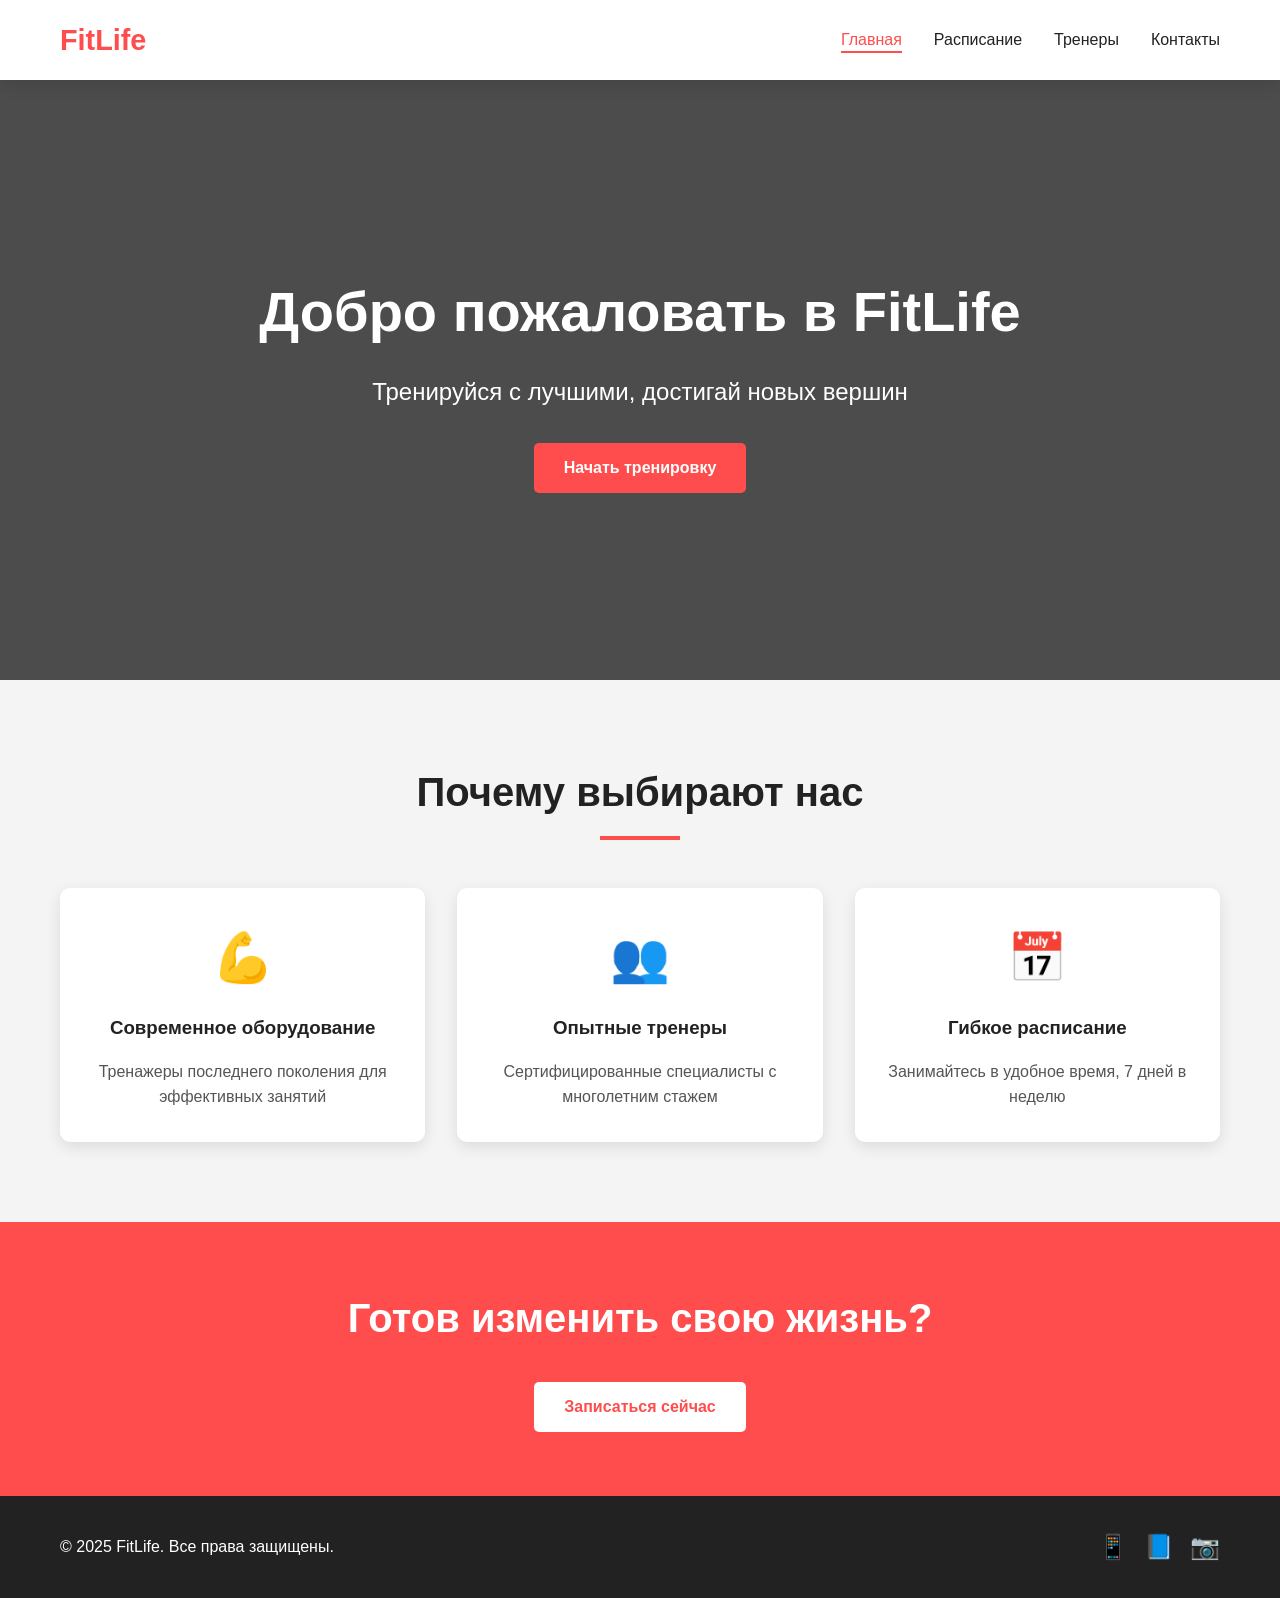
<file: index.html>
<!DOCTYPE html>
<html lang="ru">
<head>
    <meta charset="UTF-8">
    <meta name="viewport" content="width=device-width, initial-scale=1.0">
    <title>FitLife | Фитнес-клуб</title>
    <link rel="stylesheet" href="style.css">
</head>
<body>
    <header class="header">
        <div class="container header__container">
            <a href="index.html" class="logo">FitLife</a>
            <nav class="nav" id="nav">
                <ul class="nav__list">
                    <li><a href="index.html" class="nav__link active">Главная</a></li>
                    <li><a href="schedule.html" class="nav__link">Расписание</a></li>
                    <li><a href="trainers.html" class="nav__link">Тренеры</a></li>
                    <li><a href="contacts.html" class="nav__link">Контакты</a></li>
                </ul>
            </nav>
            <button class="burger" id="burger" aria-label="Меню">
                <span></span>
                <span></span>
                <span></span>
            </button>
        </div>
    </header>

    <main>
        <section class="hero">
            <div class="container hero__container">
                <h1 class="hero__title animate-fadeIn">Добро пожаловать в FitLife</h1>
                <p class="hero__subtitle animate-fadeInUp">Тренируйся с лучшими, достигай новых вершин</p>
                <a href="schedule.html" class="btn hero__btn animate-fadeInUp">Начать тренировку</a>
            </div>
        </section>

        <section class="features">
            <div class="container">
                <h2 class="section-title">Почему выбирают нас</h2>
                <div class="features__grid">
                    <div class="feature-card animate-on-scroll">
                        <div class="feature-icon">💪</div>
                        <h3>Современное оборудование</h3>
                        <p>Тренажеры последнего поколения для эффективных занятий</p>
                    </div>
                    <div class="feature-card animate-on-scroll">
                        <div class="feature-icon">👥</div>
                        <h3>Опытные тренеры</h3>
                        <p>Сертифицированные специалисты с многолетним стажем</p>
                    </div>
                    <div class="feature-card animate-on-scroll">
                        <div class="feature-icon">📅</div>
                        <h3>Гибкое расписание</h3>
                        <p>Занимайтесь в удобное время, 7 дней в неделю</p>
                    </div>
                </div>
            </div>
        </section>

        <section class="cta">
            <div class="container cta__container">
                <h2 class="cta__title">Готов изменить свою жизнь?</h2>
                <a href="contacts.html" class="btn cta__btn">Записаться сейчас</a>
            </div>
        </section>
    </main>

    <footer class="footer">
        <div class="container footer__container">
            <p>&copy; 2025 FitLife. Все права защищены.</p>
            <div class="socials">
                <a href="#" class="social-link">📱</a>
                <a href="#" class="social-link">📘</a>
                <a href="#" class="social-link">📷</a>
            </div>
        </div>
    </footer>

    <script src="script.js"></script>
</body>
</html>
</file>
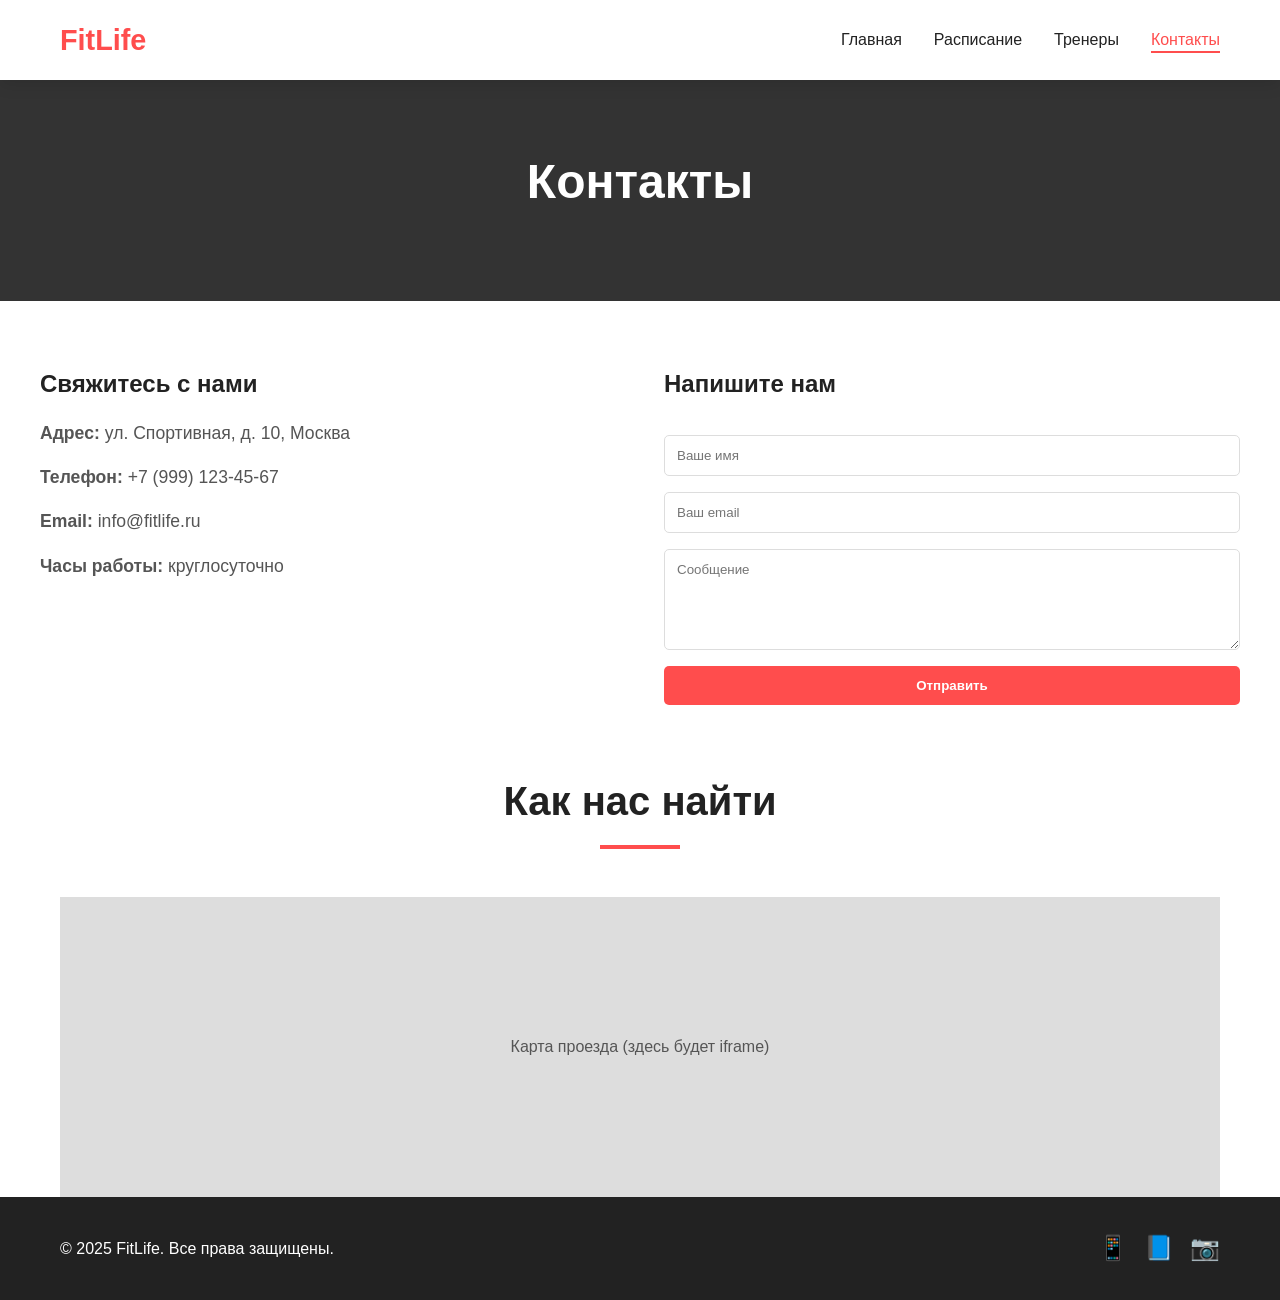
<file: contacts.html>
<!DOCTYPE html>
<html lang="ru">
<head>
    <meta charset="UTF-8">
    <meta name="viewport" content="width=device-width, initial-scale=1.0">
    <title>Контакты | FitLife</title>
    <link rel="stylesheet" href="style.css">
</head>
<body>
    <header class="header">
        <div class="container header__container">
            <a href="index.html" class="logo">FitLife</a>
            <nav class="nav" id="nav">
                <ul class="nav__list">
                    <li><a href="index.html" class="nav__link">Главная</a></li>
                    <li><a href="schedule.html" class="nav__link">Расписание</a></li>
                    <li><a href="trainers.html" class="nav__link">Тренеры</a></li>
                    <li><a href="contacts.html" class="nav__link active">Контакты</a></li>
                </ul>
            </nav>
            <button class="burger" id="burger" aria-label="Меню">
                <span></span>
                <span></span>
                <span></span>
            </button>
        </div>
    </header>

    <main>
        <section class="page-header">
            <div class="container">
                <h1 class="page-title animate-fadeIn">Контакты</h1>
            </div>
        </section>

        <section class="contacts">
            <div class="container contacts__grid">
                <div class="contacts__info">
                    <h2>Свяжитесь с нами</h2>
                    <p><strong>Адрес:</strong> ул. Спортивная, д. 10, Москва</p>
                    <p><strong>Телефон:</strong> +7 (999) 123-45-67</p>
                    <p><strong>Email:</strong> info@fitlife.ru</p>
                    <p><strong>Часы работы:</strong> круглосуточно</p>
                </div>
                <form class="contacts__form" id="contactForm">
                    <h2>Напишите нам</h2>
                    <input type="text" placeholder="Ваше имя" required>
                    <input type="email" placeholder="Ваш email" required>
                    <textarea placeholder="Сообщение" rows="5" required></textarea>
                    <button type="submit" class="btn">Отправить</button>
                </form>
            </div>
        </section>

        <section class="map">
            <div class="container">
                <h2 class="section-title">Как нас найти</h2>
                <div class="map__container" style="background: #ddd; height: 300px; display: flex; align-items: center; justify-content: center;">
                    <!-- Здесь можно вставить iframe карты, для примера просто текст -->
                    <p>Карта проезда (здесь будет iframe)</p>
                </div>
            </div>
        </section>
    </main>

    <footer class="footer">
        <div class="container footer__container">
            <p>&copy; 2025 FitLife. Все права защищены.</p>
            <div class="socials">
                <a href="#" class="social-link">📱</a>
                <a href="#" class="social-link">📘</a>
                <a href="#" class="social-link">📷</a>
            </div>
        </div>
    </footer>

    <script src="script.js"></script>
</body>
</html>
</file>
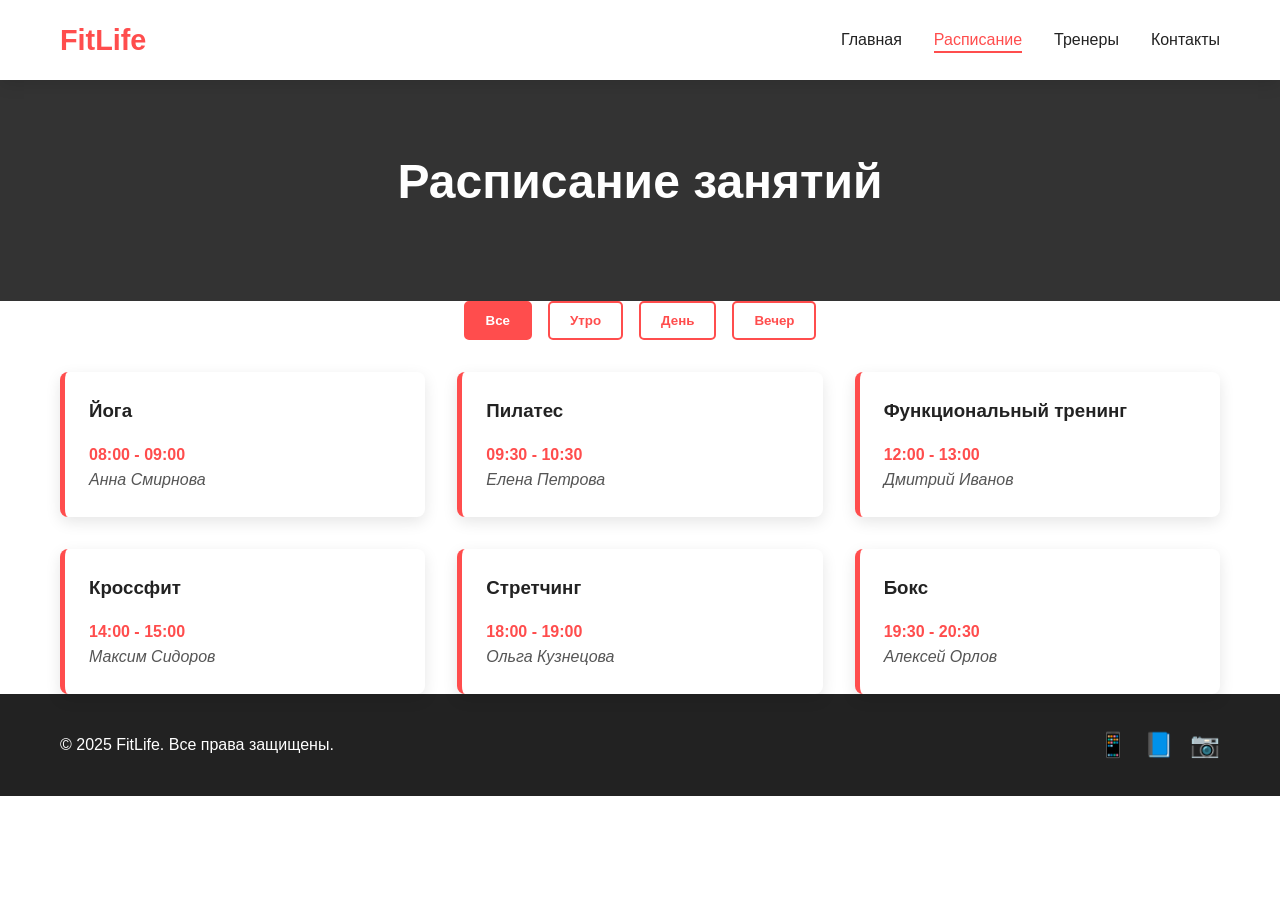
<file: schedule.html>
<!DOCTYPE html>
<html lang="ru">
<head>
    <meta charset="UTF-8">
    <meta name="viewport" content="width=device-width, initial-scale=1.0">
    <title>Расписание | FitLife</title>
    <link rel="stylesheet" href="style.css">
</head>
<body>
    <header class="header">
        <div class="container header__container">
            <a href="index.html" class="logo">FitLife</a>
            <nav class="nav" id="nav">
                <ul class="nav__list">
                    <li><a href="index.html" class="nav__link">Главная</a></li>
                    <li><a href="schedule.html" class="nav__link active">Расписание</a></li>
                    <li><a href="trainers.html" class="nav__link">Тренеры</a></li>
                    <li><a href="contacts.html" class="nav__link">Контакты</a></li>
                </ul>
            </nav>
            <button class="burger" id="burger" aria-label="Меню">
                <span></span>
                <span></span>
                <span></span>
            </button>
        </div>
    </header>

    <main>
        <section class="page-header">
            <div class="container">
                <h1 class="page-title animate-fadeIn">Расписание занятий</h1>
            </div>
        </section>

        <section class="schedule">
            <div class="container">
                <div class="schedule__filters">
                    <button class="filter-btn active" data-filter="all">Все</button>
                    <button class="filter-btn" data-filter="morning">Утро</button>
                    <button class="filter-btn" data-filter="day">День</button>
                    <button class="filter-btn" data-filter="evening">Вечер</button>
                </div>
                <div class="schedule__grid">
                    <div class="class-card" data-time="morning">
                        <h3>Йога</h3>
                        <p class="class-time">08:00 - 09:00</p>
                        <p class="class-trainer">Анна Смирнова</p>
                    </div>
                    <div class="class-card" data-time="morning">
                        <h3>Пилатес</h3>
                        <p class="class-time">09:30 - 10:30</p>
                        <p class="class-trainer">Елена Петрова</p>
                    </div>
                    <div class="class-card" data-time="day">
                        <h3>Функциональный тренинг</h3>
                        <p class="class-time">12:00 - 13:00</p>
                        <p class="class-trainer">Дмитрий Иванов</p>
                    </div>
                    <div class="class-card" data-time="day">
                        <h3>Кроссфит</h3>
                        <p class="class-time">14:00 - 15:00</p>
                        <p class="class-trainer">Максим Сидоров</p>
                    </div>
                    <div class="class-card" data-time="evening">
                        <h3>Стретчинг</h3>
                        <p class="class-time">18:00 - 19:00</p>
                        <p class="class-trainer">Ольга Кузнецова</p>
                    </div>
                    <div class="class-card" data-time="evening">
                        <h3>Бокс</h3>
                        <p class="class-time">19:30 - 20:30</p>
                        <p class="class-trainer">Алексей Орлов</p>
                    </div>
                </div>
            </div>
        </section>
    </main>

    <footer class="footer">
        <div class="container footer__container">
            <p>&copy; 2025 FitLife. Все права защищены.</p>
            <div class="socials">
                <a href="#" class="social-link">📱</a>
                <a href="#" class="social-link">📘</a>
                <a href="#" class="social-link">📷</a>
            </div>
        </div>
    </footer>

    <script src="script.js"></script>
</body>
</html>
</file>
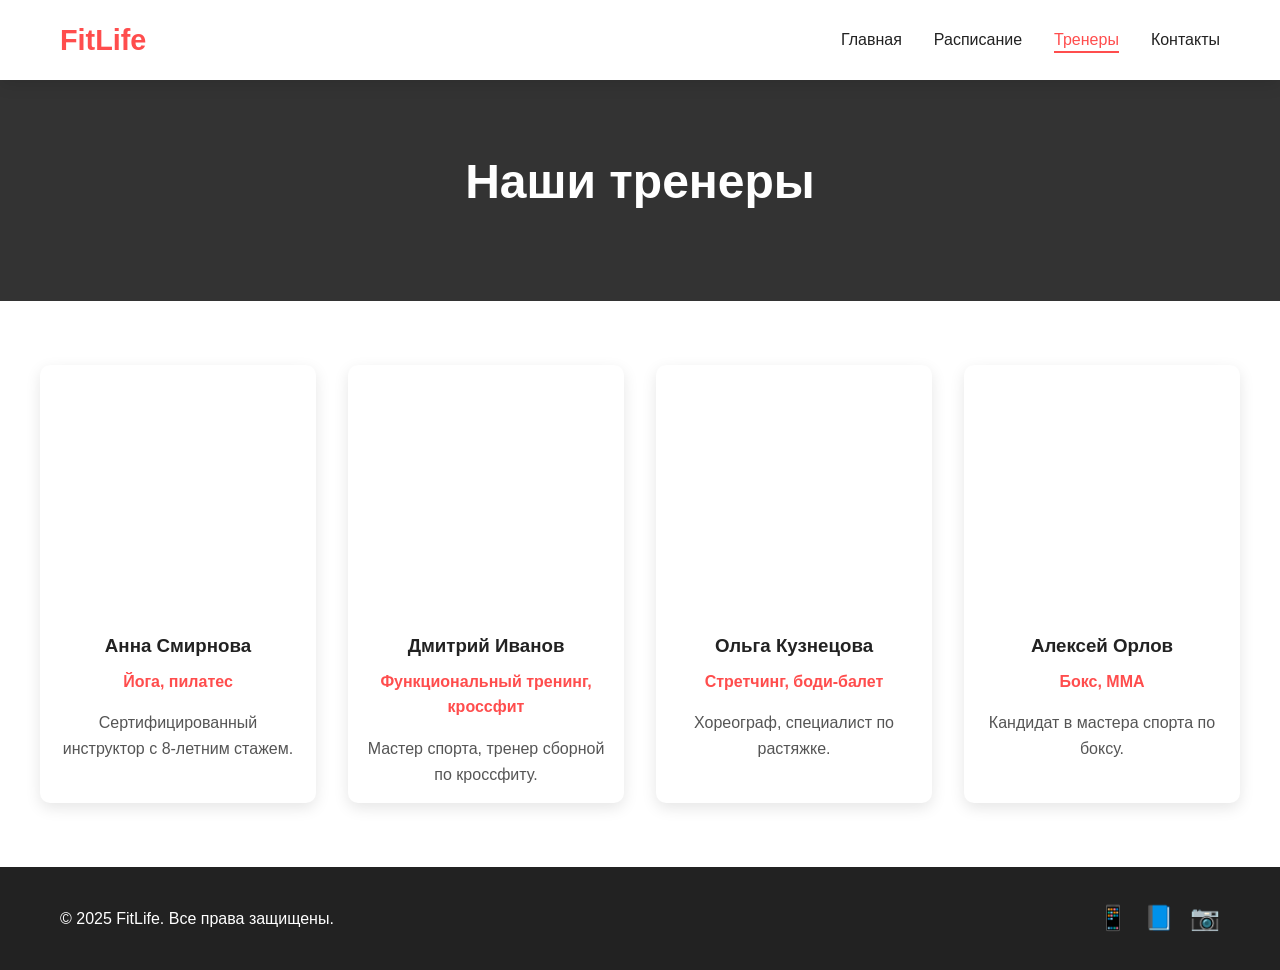
<file: trainers.html>
<!DOCTYPE html>
<html lang="ru">
<head>
    <meta charset="UTF-8">
    <meta name="viewport" content="width=device-width, initial-scale=1.0">
    <title>Тренеры | FitLife</title>
    <link rel="stylesheet" href="style.css">
</head>
<body>
    <header class="header">
        <div class="container header__container">
            <a href="index.html" class="logo">FitLife</a>
            <nav class="nav" id="nav">
                <ul class="nav__list">
                    <li><a href="index.html" class="nav__link">Главная</a></li>
                    <li><a href="schedule.html" class="nav__link">Расписание</a></li>
                    <li><a href="trainers.html" class="nav__link active">Тренеры</a></li>
                    <li><a href="contacts.html" class="nav__link">Контакты</a></li>
                </ul>
            </nav>
            <button class="burger" id="burger" aria-label="Меню">
                <span></span>
                <span></span>
                <span></span>
            </button>
        </div>
    </header>

    <main>
        <section class="page-header">
            <div class="container">
                <h1 class="page-title animate-fadeIn">Наши тренеры</h1>
            </div>
        </section>

        <section class="trainers">
            <div class="container trainers__grid">
                <div class="trainer-card animate-on-scroll">
                    <div class="trainer-photo" style="background-image: url('https://via.placeholder.com/300x300?text=Анна')"></div>
                    <h3 class="trainer-name">Анна Смирнова</h3>
                    <p class="trainer-specialty">Йога, пилатес</p>
                    <p class="trainer-desc">Сертифицированный инструктор с 8-летним стажем.</p>
                </div>
                <div class="trainer-card animate-on-scroll">
                    <div class="trainer-photo" style="background-image: url('https://via.placeholder.com/300x300?text=Дмитрий')"></div>
                    <h3 class="trainer-name">Дмитрий Иванов</h3>
                    <p class="trainer-specialty">Функциональный тренинг, кроссфит</p>
                    <p class="trainer-desc">Мастер спорта, тренер сборной по кроссфиту.</p>
                </div>
                <div class="trainer-card animate-on-scroll">
                    <div class="trainer-photo" style="background-image: url('https://via.placeholder.com/300x300?text=Ольга')"></div>
                    <h3 class="trainer-name">Ольга Кузнецова</h3>
                    <p class="trainer-specialty">Стретчинг, боди-балет</p>
                    <p class="trainer-desc">Хореограф, специалист по растяжке.</p>
                </div>
                <div class="trainer-card animate-on-scroll">
                    <div class="trainer-photo" style="background-image: url('https://via.placeholder.com/300x300?text=Алексей')"></div>
                    <h3 class="trainer-name">Алексей Орлов</h3>
                    <p class="trainer-specialty">Бокс, ММА</p>
                    <p class="trainer-desc">Кандидат в мастера спорта по боксу.</p>
                </div>
            </div>
        </section>
    </main>

    <footer class="footer">
        <div class="container footer__container">
            <p>&copy; 2025 FitLife. Все права защищены.</p>
            <div class="socials">
                <a href="#" class="social-link">📱</a>
                <a href="#" class="social-link">📘</a>
                <a href="#" class="social-link">📷</a>
            </div>
        </div>
    </footer>

    <script src="script.js"></script>
</body>
</html>
</file>
<file: style.css>
/* Общие сбросы и переменные */
* {
    margin: 0;
    padding: 0;
    box-sizing: border-box;
}

:root {
    --primary: #ff4d4d;
    --secondary: #333;
    --light: #f4f4f4;
    --dark: #222;
    --text: #555;
    --white: #fff;
    --shadow: 0 5px 15px rgba(0,0,0,0.1);
    --transition: all 0.3s ease;
}

body {
    font-family: 'Segoe UI', Tahoma, Geneva, Verdana, sans-serif;
    line-height: 1.6;
    color: var(--text);
}

.container {
    max-width: 1200px;
    margin: 0 auto;
    padding: 0 20px;
}

/* Типографика */
h1, h2, h3, h4 {
    color: var(--dark);
    margin-bottom: 1rem;
}

.section-title {
    text-align: center;
    font-size: 2.5rem;
    margin-bottom: 3rem;
    position: relative;
    padding-bottom: 1rem;
}

.section-title::after {
    content: '';
    position: absolute;
    bottom: 0;
    left: 50%;
    transform: translateX(-50%);
    width: 80px;
    height: 4px;
    background: var(--primary);
}

/* Кнопки */
.btn {
    display: inline-block;
    background: var(--primary);
    color: var(--white);
    padding: 12px 30px;
    border: none;
    border-radius: 5px;
    text-decoration: none;
    font-weight: 600;
    transition: var(--transition);
    cursor: pointer;
}

.btn:hover {
    background: #e63939;
    transform: translateY(-2px);
    box-shadow: var(--shadow);
}

/* Header */
.header {
    background: var(--white);
    box-shadow: var(--shadow);
    position: sticky;
    top: 0;
    z-index: 100;
}

.header__container {
    display: flex;
    justify-content: space-between;
    align-items: center;
    height: 80px;
}

.logo {
    font-size: 1.8rem;
    font-weight: 700;
    color: var(--primary);
    text-decoration: none;
}

.nav__list {
    display: flex;
    list-style: none;
    gap: 2rem;
}

.nav__link {
    text-decoration: none;
    color: var(--dark);
    font-weight: 500;
    transition: var(--transition);
    position: relative;
}

.nav__link:hover,
.nav__link.active {
    color: var(--primary);
}

.nav__link.active::after {
    content: '';
    position: absolute;
    bottom: -5px;
    left: 0;
    width: 100%;
    height: 2px;
    background: var(--primary);
}

/* Бургер-меню */
.burger {
    display: none;
    flex-direction: column;
    justify-content: space-between;
    width: 30px;
    height: 21px;
    background: transparent;
    border: none;
    cursor: pointer;
    padding: 0;
    z-index: 10;
}

.burger span {
    width: 100%;
    height: 3px;
    background: var(--dark);
    transition: var(--transition);
}

/* Hero секция */
.hero {
    background: linear-gradient(rgba(0,0,0,0.7), rgba(0,0,0,0.7)), url('https://via.placeholder.com/1920x1080?text=Фитнес') center/cover no-repeat;
    height: 600px;
    display: flex;
    align-items: center;
    text-align: center;
    color: var(--white);
}

.hero__title {
    font-size: 3.5rem;
    margin-bottom: 1rem;
    color: var(--white);
}

.hero__subtitle {
    font-size: 1.5rem;
    margin-bottom: 2rem;
}

/* Features */
.features {
    padding: 5rem 0;
    background: var(--light);
}

.features__grid {
    display: grid;
    grid-template-columns: repeat(auto-fit, minmax(300px, 1fr));
    gap: 2rem;
}

.feature-card {
    background: var(--white);
    padding: 2rem;
    border-radius: 10px;
    text-align: center;
    transition: var(--transition);
    box-shadow: var(--shadow);
}

.feature-card:hover {
    transform: translateY(-10px);
}

.feature-icon {
    font-size: 3rem;
    margin-bottom: 1rem;
}

/* CTA секция */
.cta {
    background: var(--primary);
    color: var(--white);
    text-align: center;
    padding: 4rem 0;
}

.cta__title {
    font-size: 2.5rem;
    margin-bottom: 2rem;
    color: var(--white);
}

.cta__btn {
    background: var(--white);
    color: var(--primary);
}

.cta__btn:hover {
    background: var(--light);
}

/* Footer */
.footer {
    background: var(--dark);
    color: var(--white);
    padding: 2rem 0;
}

.footer__container {
    display: flex;
    justify-content: space-between;
    align-items: center;
}

.socials {
    display: flex;
    gap: 1rem;
}

.social-link {
    color: var(--white);
    font-size: 1.5rem;
    text-decoration: none;
    transition: var(--transition);
}

.social-link:hover {
    color: var(--primary);
}

/* Страницы (общие) */
.page-header {
    background: var(--secondary);
    color: var(--white);
    padding: 4rem 0;
    text-align: center;
}

.page-title {
    font-size: 3rem;
    color: var(--white);
}

/* Расписание */
.schedule__filters {
    display: flex;
    justify-content: center;
    gap: 1rem;
    margin-bottom: 2rem;
}

.filter-btn {
    padding: 10px 20px;
    border: 2px solid var(--primary);
    background: transparent;
    color: var(--primary);
    font-weight: 600;
    border-radius: 5px;
    cursor: pointer;
    transition: var(--transition);
}

.filter-btn.active,
.filter-btn:hover {
    background: var(--primary);
    color: var(--white);
}

.schedule__grid {
    display: grid;
    grid-template-columns: repeat(auto-fit, minmax(300px, 1fr));
    gap: 2rem;
}

.class-card {
    background: var(--white);
    padding: 1.5rem;
    border-radius: 8px;
    box-shadow: var(--shadow);
    transition: var(--transition);
    border-left: 5px solid var(--primary);
}

.class-card:hover {
    transform: translateY(-5px);
}

.class-time {
    font-weight: 600;
    color: var(--primary);
}

.class-trainer {
    color: var(--text);
    font-style: italic;
}

/* Тренеры */
.trainers__grid {
    display: grid;
    grid-template-columns: repeat(auto-fit, minmax(250px, 1fr));
    gap: 2rem;
    padding: 4rem 0;
}

.trainer-card {
    background: var(--white);
    border-radius: 10px;
    overflow: hidden;
    box-shadow: var(--shadow);
    transition: var(--transition);
    text-align: center;
}

.trainer-card:hover {
    transform: translateY(-10px);
}

.trainer-photo {
    height: 250px;
    background-size: cover;
    background-position: center;
}

.trainer-name {
    margin: 1rem 0 0.5rem;
}

.trainer-specialty {
    color: var(--primary);
    font-weight: 600;
}

.trainer-desc {
    padding: 1rem;
}

/* Контакты */
.contacts__grid {
    display: grid;
    grid-template-columns: 1fr 1fr;
    gap: 3rem;
    padding: 4rem 0;
}

.contacts__info p {
    margin-bottom: 1rem;
    font-size: 1.1rem;
}

.contacts__form {
    display: flex;
    flex-direction: column;
    gap: 1rem;
}

.contacts__form input,
.contacts__form textarea {
    padding: 12px;
    border: 1px solid #ddd;
    border-radius: 5px;
    font-family: inherit;
}

.contacts__form input:focus,
.contacts__form textarea:focus {
    outline: 2px solid var(--primary);
}

/* Анимации */
@keyframes fadeIn {
    from { opacity: 0; }
    to { opacity: 1; }
}

@keyframes fadeInUp {
    from {
        opacity: 0;
        transform: translateY(30px);
    }
    to {
        opacity: 1;
        transform: translateY(0);
    }
}

.animate-fadeIn {
    animation: fadeIn 1s ease;
}

.animate-fadeInUp {
    animation: fadeInUp 1s ease;
}

.animate-on-scroll {
    opacity: 0;
    transform: translateY(30px);
    transition: all 0.8s ease;
}

.animate-on-scroll.visible {
    opacity: 1;
    transform: translateY(0);
}

/* Адаптивность */
@media (max-width: 768px) {
    .burger {
        display: flex;
    }

    .nav {
        position: fixed;
        top: 80px;
        left: -100%;
        width: 100%;
        height: calc(100vh - 80px);
        background: var(--white);
        transition: var(--transition);
        padding: 2rem;
    }

    .nav.active {
        left: 0;
    }

    .nav__list {
        flex-direction: column;
        align-items: center;
        gap: 2rem;
    }

    .hero__title {
        font-size: 2.5rem;
    }

    .hero__subtitle {
        font-size: 1.2rem;
    }

    .contacts__grid {
        grid-template-columns: 1fr;
    }

    .footer__container {
        flex-direction: column;
        gap: 1rem;
        text-align: center;
    }
}

@media (max-width: 480px) {
    .section-title {
        font-size: 2rem;
    }

    .hero {
        height: 400px;
    }

    .hero__title {
        font-size: 2rem;
    }
}
</file>
